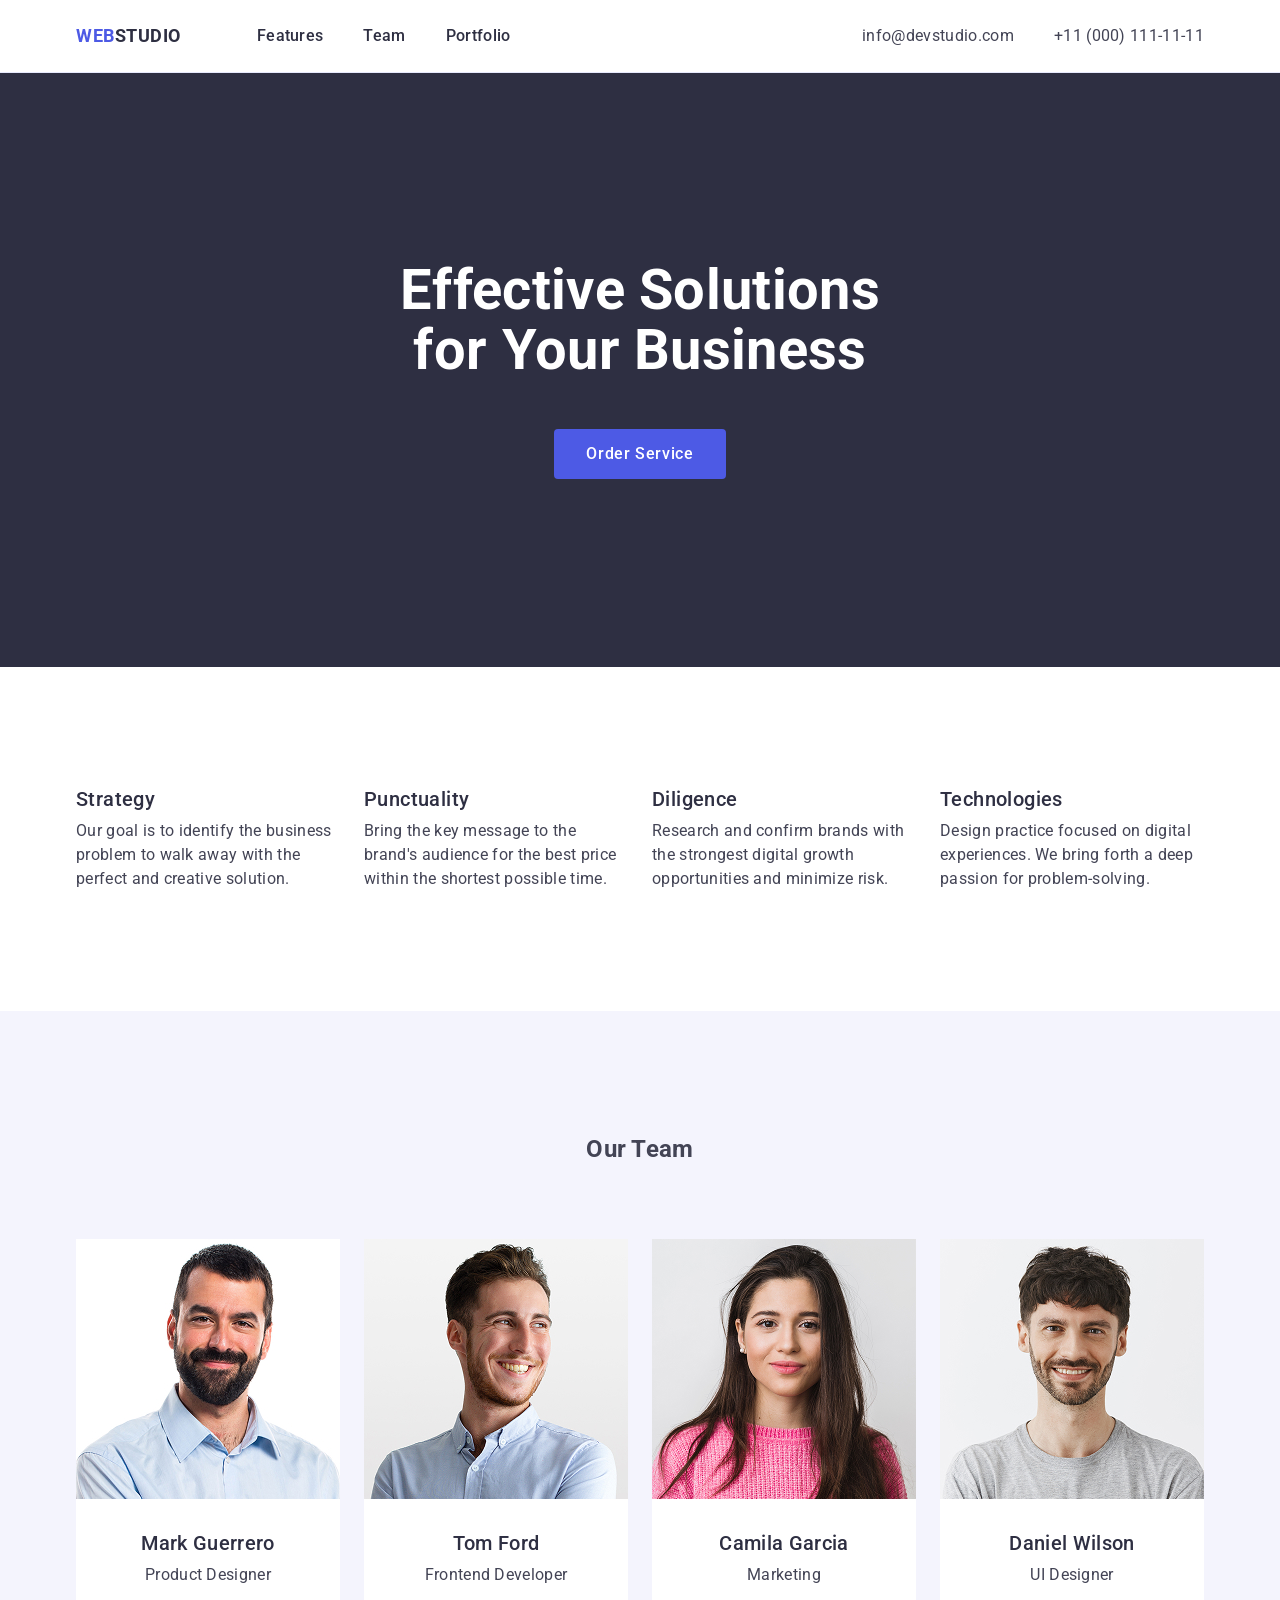
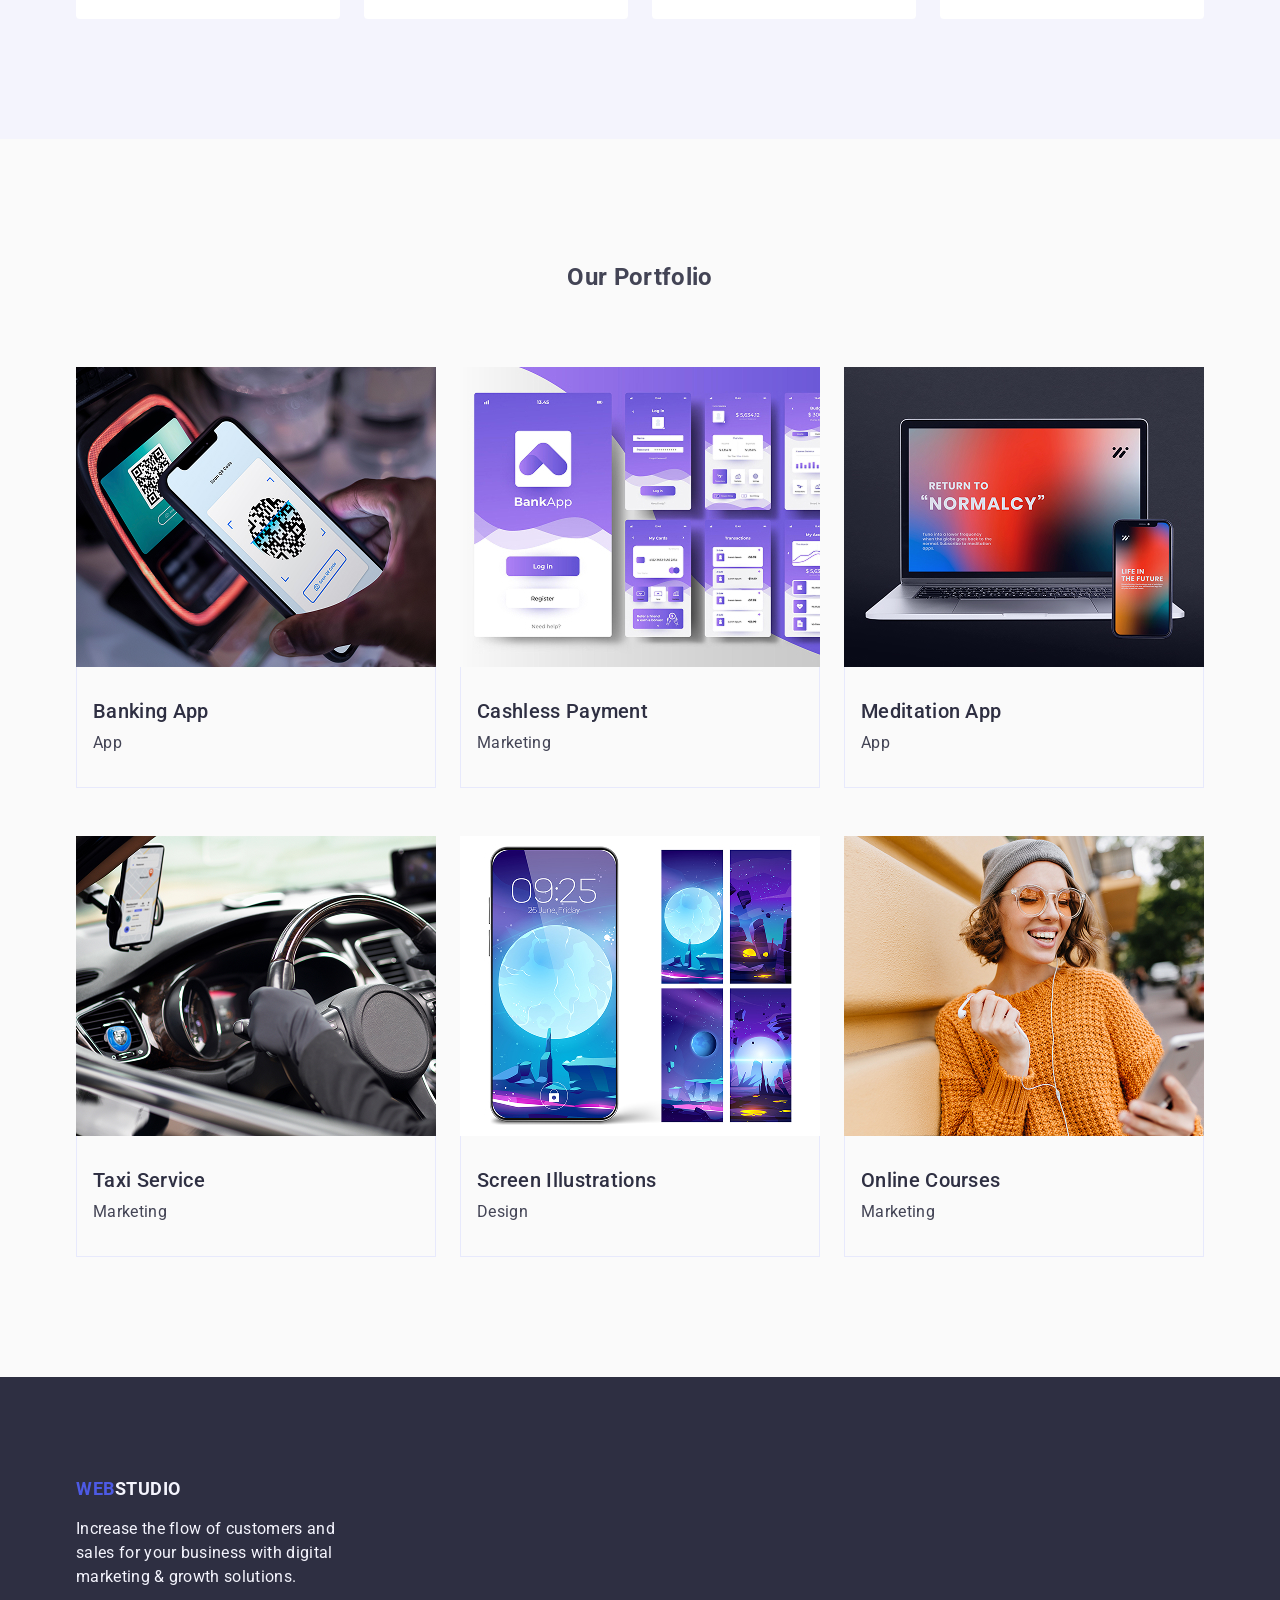
<file: index.html>
<!doctype html>
<html lang="en">
  <head>
    <meta charset="UTF-8" />
    <meta name="viewport" content="width=device-width, initial-scale=1.0" />
    <title>WebStudio</title>
    <link rel="preconnect" href="https://fonts.googleapis.com" />
    <link rel="preconnect" href="https://fonts.gstatic.com" crossorigin />
    <link
      href="https://fonts.googleapis.com/css2?family=Raleway:ital,wght@0,100..900;1,100..900&family=Roboto:ital,wght@0,100..900;1,100..900&display=swap"
      rel="stylesheet"
    />

    <link
      rel="stylesheet"
      href="https://cdnjs.cloudflare.com/ajax/libs/modern-normalize/3.0.1/modern-normalize.min.css"
      integrity="sha512-q6WgHqiHlKyOqslT/lgBgodhd03Wp4BEqKeW6nNtlOY4quzyG3VoQKFrieaCeSnuVseNKRGpGeDU3qPmabCANg=="
      crossorigin="anonymous"
      referrerpolicy="no-referrer"
    />
    <link rel="stylesheet" href="./css/main.css" />
  </head>

  <body>
    <header class="header" id="header">
      <div class="container">
        <a class="logo" href="./index.html"
          ><span class="logo-text">Web</span>Studio</a
        >
        <nav class="header-nav">
          <ul class="nav-list">
            <li><a class="nav-link" href="#features">Features</a></li>
            <li><a class="nav-link" href="#team">Team</a></li>
            <li><a class="nav-link" href="#portfolio">Portfolio</a></li>
          </ul>
        </nav>
        <address class="header-adress">
          <ul class="header-adress">
            <li>
              <a class="contact-link" href="mailto:info@devstudio.com"
                >info@devstudio.com</a
              >
            </li>
            <li>
              <a class="contact-link" href="tel:+110001111111"
                >+11 (000) 111-11-11</a
              >
            </li>
          </ul>
        </address>
      </div>
    </header>

    <main>
      <section id="hero" class="hero">
        <div class="container">
          <h1 class="hero-title">Effective Solutions for Your Business</h1>
          <button class="hero-btn" type="button">Order Service</button>
        </div>
      </section>

      <section id="features" class="features-main">
        <div class="container">
          <h2 class="sr-only">Our Features</h2>
          <ul class="features-list">
            <li class="features-point">
              <h3 class="features-point-title">Strategy</h3>
              <p class="features-point-text">
                Our goal is to identify the business problem to walk away with
                the perfect and creative solution.
              </p>
            </li>
            <li class="features-point">
              <h3 class="features-point-title">Punctuality</h3>
              <p class="features-point-text">
                Bring the key message to the brand's audience for the best price
                within the shortest possible time.
              </p>
            </li>
            <li class="features-point">
              <h3 class="features-point-title">Diligence</h3>
              <p class="features-point-text">
                Research and confirm brands with the strongest digital growth
                opportunities and minimize risk.
              </p>
            </li>
            <li class="features-point">
              <h3 class="features-point-title">Technologies</h3>
              <p class="features-point-text">
                Design practice focused on digital experiences. We bring forth a
                deep passion for problem-solving.
              </p>
            </li>
          </ul>
        </div>
      </section>

      <section id="team" class="team-main">
        <div class="container">
          <h2 class="team-main-title">Our Team</h2>
          <ul class="team-list">
            <li class="team-points">
              <img
                class="team-img"
                src="./images/team-1.jpg"
                alt="Mark Guerrero"
                width="264"
                height="260"
              />
              <div class="team-card-content">
                <h3 class="team-ppl">Mark Guerrero</h3>
                <p class="team-ppl-tg">Product Designer</p>
              </div>
            </li>
            <li class="team-points">
              <img
                class="team-img"
                src="./images/team-2.jpg"
                alt="Tom Ford"
                width="264"
                height="260"
              />
              <div class="team-card-content">
                <h3 class="team-ppl">Tom Ford</h3>
                <p class="team-ppl-tg">Frontend Developer</p>
              </div>
            </li>
            <li class="team-points">
              <img
                class="team-img"
                src="./images/team-3.jpg"
                alt="Camila Garcia"
                width="264"
                height="260"
              />
              <div class="team-card-content">
                <h3 class="team-ppl">Camila Garcia</h3>
                <p class="team-ppl-tg">Marketing</p>
              </div>
            </li>
            <li class="team-points">
              <img
                class="team-img"
                src="./images/team-4.jpg"
                alt="Daniel Wilson"
                width="264"
                height="260"
              />
              <div class="team-card-content">
                <h3 class="team-ppl">Daniel Wilson</h3>
                <p class="team-ppl-tg">UI Designer</p>
              </div>
            </li>
          </ul>
        </div>
      </section>

      <section id="portfolio" class="portfolio-main">
        <div class="container">
          <h2 class="portfolio-main-title">Our Portfolio</h2>
          <ul class="portfolio-list">
            <li class="portfolio-point">
              <img
                class="portfolio-img"
                src="./images/portfolio-1.jpg"
                alt="Banking App"
                width="360"
                height="300"
              />
              <div class="portfolio-card-content">
                <h3 class="portfolio-photo-name">Banking App</h3>
                <p class="portfolio-name-description">App</p>
              </div>
            </li>

            <li class="portfolio-point">
              <img
                class="portfolio-img"
                src="./images/portfolio-2.jpg"
                alt="Cashless Payment"
                width="360"
                height="300"
              />
              <div class="portfolio-card-content">
                <h3 class="portfolio-photo-name">Cashless Payment</h3>
                <p class="portfolio-name-description">Marketing</p>
              </div>
            </li>

            <li class="portfolio-point">
              <img
                class="portfolio-img"
                src="./images/portfolio-3.jpg"
                alt="Meditation App"
                width="360"
                height="300"
              />
              <div class="portfolio-card-content">
                <h3 class="portfolio-photo-name">Meditation App</h3>
                <p class="portfolio-name-description">App</p>
              </div>
            </li>

            <li class="portfolio-point">
              <img
                class="portfolio-img"
                src="./images/portfolio-4.jpg"
                alt="Taxi Service"
                width="360"
                height="300"
              />
              <div class="portfolio-card-content">
                <h3 class="portfolio-photo-name">Taxi Service</h3>
                <p class="portfolio-name-description">Marketing</p>
              </div>
            </li>

            <li class="portfolio-point">
              <img
                class="portfolio-img"
                src="./images/portfolio-5.jpg"
                alt="Screen Illustration"
                width="360"
                height="300"
              />
              <div class="portfolio-card-content">
                <h3 class="portfolio-photo-name">Screen Illustrations</h3>
                <p class="portfolio-name-description">Design</p>
              </div>
            </li>

            <li class="portfolio-point">
              <img
                class="portfolio-img"
                src="./images/portfolio-6.jpg"
                alt="Online Course"
                width="360"
                height="300"
              />
              <div class="portfolio-card-content">
                <h3 class="portfolio-photo-name">Online Courses</h3>
                <p class="portfolio-name-description">Marketing</p>
              </div>
            </li>
          </ul>
        </div>
      </section>
    </main>

    <footer class="footer-main" id="footer">
      <div class="container footer-container">
        <a class="footer-logo-text" href="./index.html"
          >Web<span class="footer-logo-text-second">Studio</span></a
        >
        <p class="footer-logo-description">
          Increase the flow of customers and sales for your business with
          digital marketing & growth solutions.
        </p>
      </div>
    </footer>
  </body>
</html>
</file>
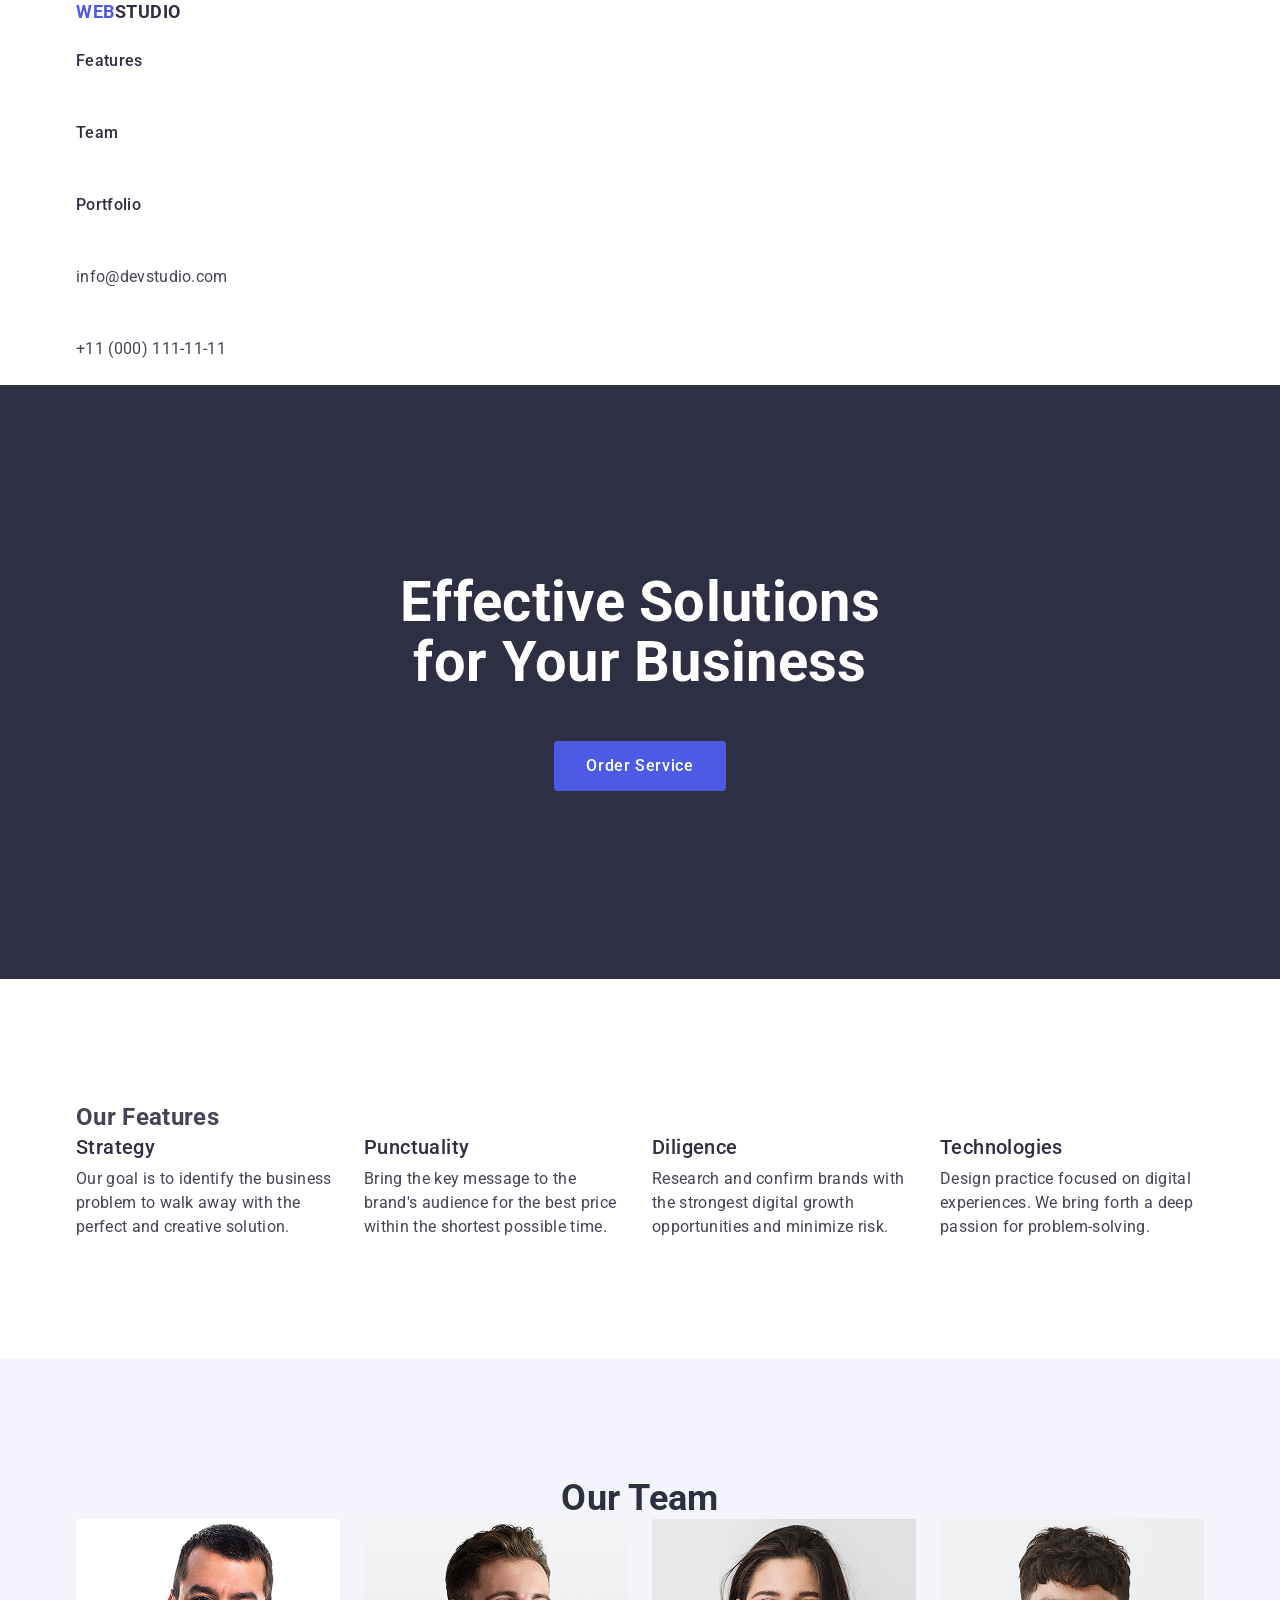
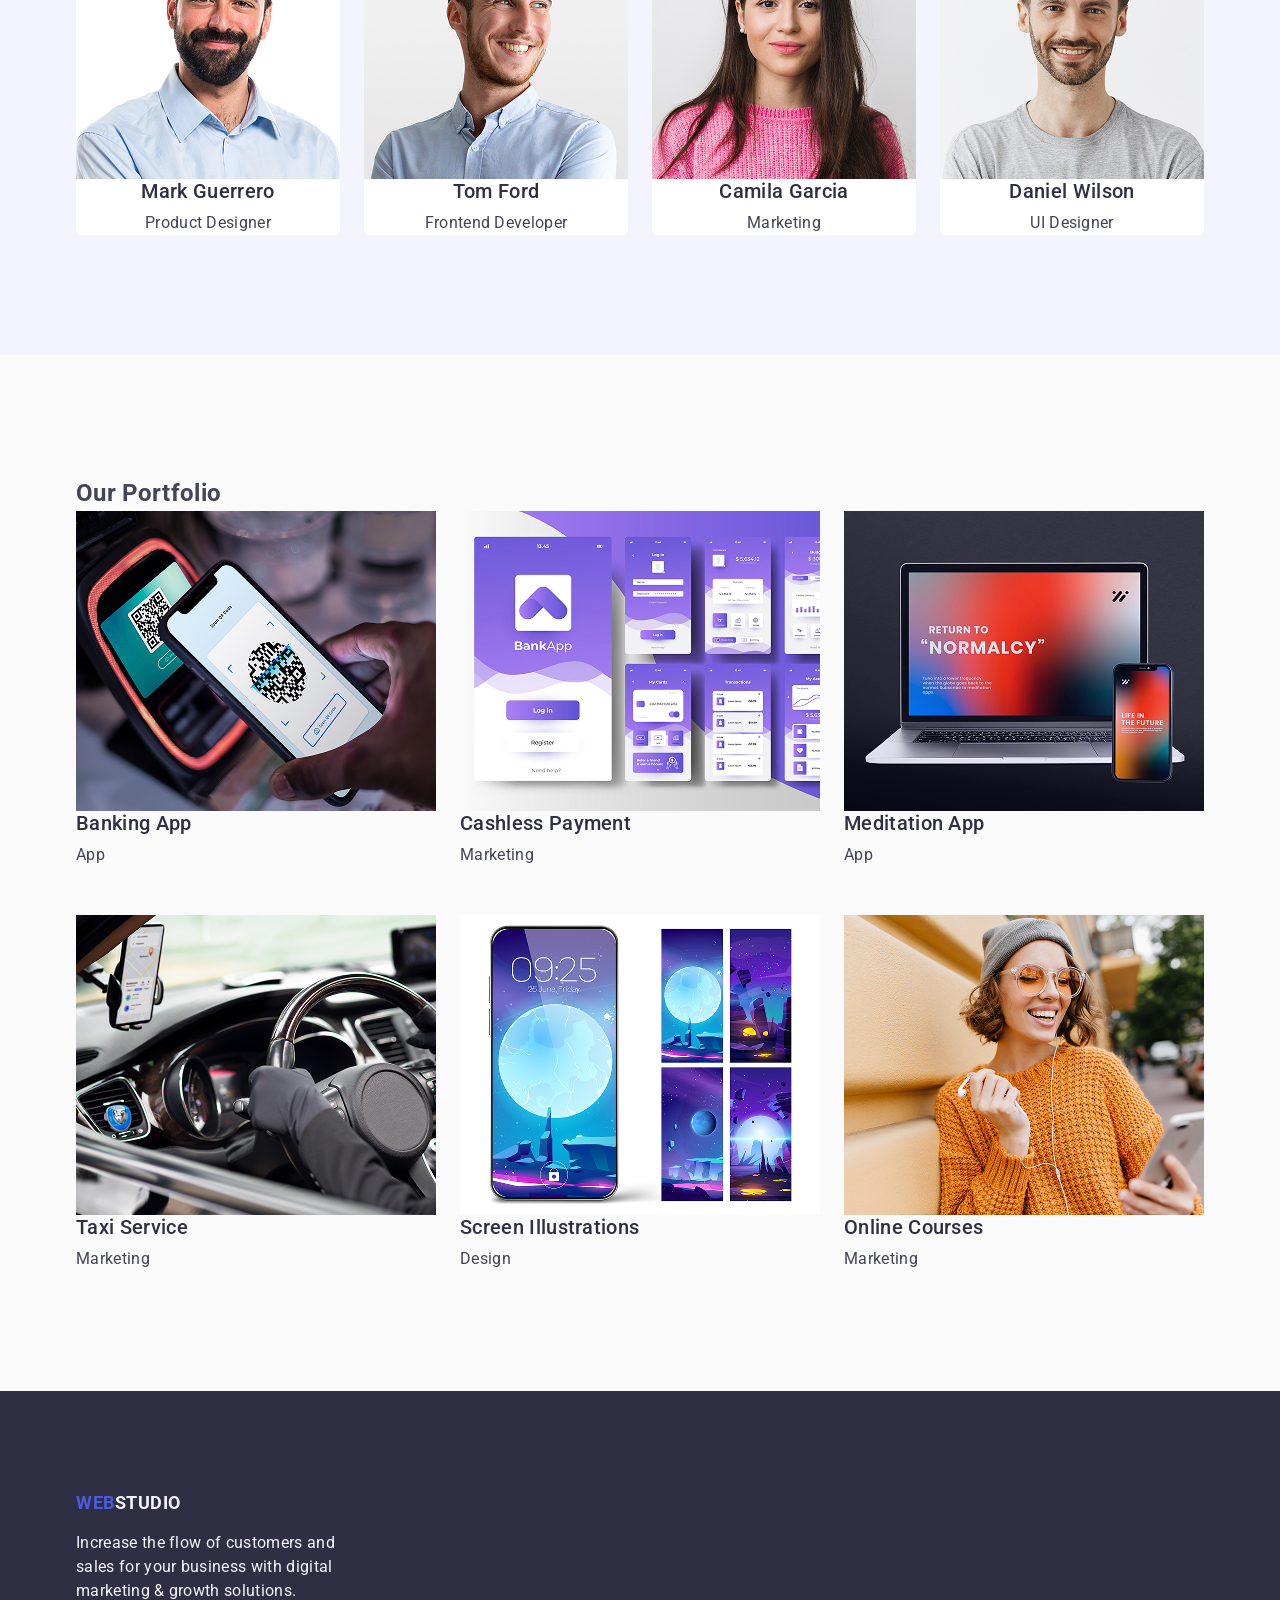
<file: index .html>
<!doctype html>
<html lang="en">
  <head>
    <meta charset="UTF-8" />
    <meta name="viewport" content="width=device-width, initial-scale=1.0" />
    <title>WebStudio</title>
    <link rel="preconnect" href="https://fonts.googleapis.com" />
    <link rel="preconnect" href="https://fonts.gstatic.com" crossorigin />
    <link
      href="https://fonts.googleapis.com/css2?family=Raleway:ital,wght@0,100..900;1,100..900&family=Roboto:ital,wght@0,100..900;1,100..900&display=swap"
      rel="stylesheet"
    />

    <link
      rel="stylesheet"
      href="https://cdnjs.cloudflare.com/ajax/libs/modern-normalize/3.0.1/modern-normalize.min.css"
      integrity="sha512-q6WgHqiHlKyOqslT/lgBgodhd03Wp4BEqKeW6nNtlOY4quzyG3VoQKFrieaCeSnuVseNKRGpGeDU3qPmabCANg=="
      crossorigin="anonymous"
      referrerpolicy="no-referrer"
    />
    <link rel="stylesheet" href="./css/main.css" />
  </head>

  <body>
    <header id="header">
      <div class="container">
        <a class="logo" href="./index.html"
          ><span class="logo-text">Web</span>Studio</a
        >
        <nav class="header-nav">
          <ul>
            <li><a class="nav-link" href="#features">Features</a></li>
            <li><a class="nav-link" href="#team">Team</a></li>
            <li><a class="nav-link" href="#portfolio">Portfolio</a></li>
          </ul>
        </nav>
        <address class="header-adress">
          <ul>
            <li>
              <a class="contact-link" href="mailto:info@devstudio.com"
                >info@devstudio.com</a
              >
            </li>
            <li>
              <a class="contact-link" href="tel:+110001111111"
                >+11 (000) 111-11-11</a
              >
            </li>
          </ul>
        </address>
      </div>
    </header>

    <main>
      <section id="hero" class="hero">
        <div class="container">
          <h1 class="hero-title">Effective Solutions for Your Business</h1>
          <button class="hero-btn" type="button">Order Service</button>
        </div>
      </section>

      <section id="features" class="features-main">
        <div class="container">
          <h2 class="features-title">Our Features</h2>
          <ul class="features-list">
            <li class="features-point">
              <h3 class="features-point-title">Strategy</h3>
              <p class="features-point-text">
                Our goal is to identify the business problem to walk away with
                the perfect and creative solution.
              </p>
            </li>
            <li class="features-point">
              <h3 class="features-point-title">Punctuality</h3>
              <p class="features-point-text">
                Bring the key message to the brand's audience for the best price
                within the shortest possible time.
              </p>
            </li>
            <li class="features-point">
              <h3 class="features-point-title">Diligence</h3>
              <p class="features-point-text">
                Research and confirm brands with the strongest digital growth
                opportunities and minimize risk.
              </p>
            </li>
            <li class="features-point">
              <h3 class="features-point-title">Technologies</h3>
              <p class="features-point-text">
                Design practice focused on digital experiences. We bring forth a
                deep passion for problem-solving.
              </p>
            </li>
          </ul>
        </div>
      </section>

      <section id="team" class="team-main">
        <div class="container">
          <h2 class="team-title">Our Team</h2>
          <ul class="team-list">
            <li class="team-points">
              <img
                class="team-img"
                src="./images/team-1.jpg"
                alt="Mark Guerrero"
                width="264"
                height="260"
              />
              <h3 class="team-ppl">Mark Guerrero</h3>
              <p class="team-ppl-tg">Product Designer</p>
            </li>
            <li class="team-points">
              <img
                class="team-img"
                src="./images/team-2.jpg"
                alt="Tom Ford"
                width="264"
                height="260"
              />
              <h3 class="team-ppl">Tom Ford</h3>
              <p class="team-ppl-tg">Frontend Developer</p>
            </li>
            <li class="team-points">
              <img
                class="team-img"
                src="./images/team-3.jpg"
                alt="Camila Garcia"
                width="264"
                height="260"
              />
              <h3 class="team-ppl">Camila Garcia</h3>
              <p class="team-ppl-tg">Marketing</p>
            </li>
            <li class="team-points">
              <img
                class="team-img"
                src="./images/team-4.jpg"
                alt="Daniel Wilson"
                width="264"
                height="260"
              />
              <h3 class="team-ppl">Daniel Wilson</h3>
              <p class="team-ppl-tg">UI Designer</p>
            </li>
          </ul>
        </div>
      </section>

      <section id="portfolio" class="portfolio-main">
        <div class="container">
          <h2 class="portfolio-title">Our Portfolio</h2>
          <ul class="portfolio-list">
            <li class="portfolio-point">
              <img
                class="portfolio-img"
                src="./images/portfolio-1.jpg"
                alt="Bankingf App"
                width="360"
                height="300"
              />
              <h3 class="portfolio-photo-name">Banking App</h3>
              <p class="portfolio-name-description">App</p>
            </li>

            <li class="portfolio-point">
              <img
                class="portfolio-img"
                src="./images/portfolio-2.jpg"
                alt="Cashless Paymaent"
                width="360"
                height="300"
              />
              <h3 class="portfolio-photo-name">Cashless Payment</h3>
              <p class="portfolio-name-description">Marketing</p>
            </li>

            <li class="portfolio-point">
              <img
                class="portfolio-img"
                src="./images/portfolio-3.jpg"
                alt="Meditation App"
                width="360"
                height="300"
              />
              <h3 class="portfolio-photo-name">Meditation App</h3>
              <p class="portfolio-name-description">App</p>
            </li>

            <li class="portfolio-point">
              <img
                class="portfolio-img"
                src="./images/portfolio-4.jpg"
                alt="Taxi Service"
                width="360"
                height="300"
              />
              <h3 class="portfolio-photo-name">Taxi Service</h3>
              <p class="portfolio-name-description">Marketing</p>
            </li>

            <li class="portfolio-point">
              <img
                class="portfolio-img"
                src="./images/portfolio-5.jpg"
                alt="Scrin Illustration"
                width="360"
                height="300"
              />
              <h3 class="portfolio-photo-name">Screen Illustrations</h3>
              <p class="portfolio-name-description">Design</p>
            </li>

            <li class="portfolio-point">
              <img
                class="portfolio-img"
                src="./images/portfolio-6.jpg"
                alt="Online Course"
                width="360"
                height="300"
              />
              <h3 class="portfolio-photo-name">Online Courses</h3>
              <p class="portfolio-name-description">Marketing</p>
            </li>
          </ul>
        </div>
      </section>
    </main>

    <footer id="footer" class="footer-main">
      <div class="container">
        <a class="footer-logo-text" href="./index.html"
          >Web<span class="footer-logo-text-second">Studio</span></a
        >
        <p class="footer-logo-description">
          Increase the flow of customers and sales for your business with
          digital marketing & growth solutions.
        </p>
      </div>
    </footer>
  </body>
</html>
</file>
<file: css/main.css>
@import "./common.css";
@import "./header.css";
@import "./hero.css";
@import "./features.css";
@import "./team.css";
@import "./portfolio.css";
@import "./footer.css";
</file>
